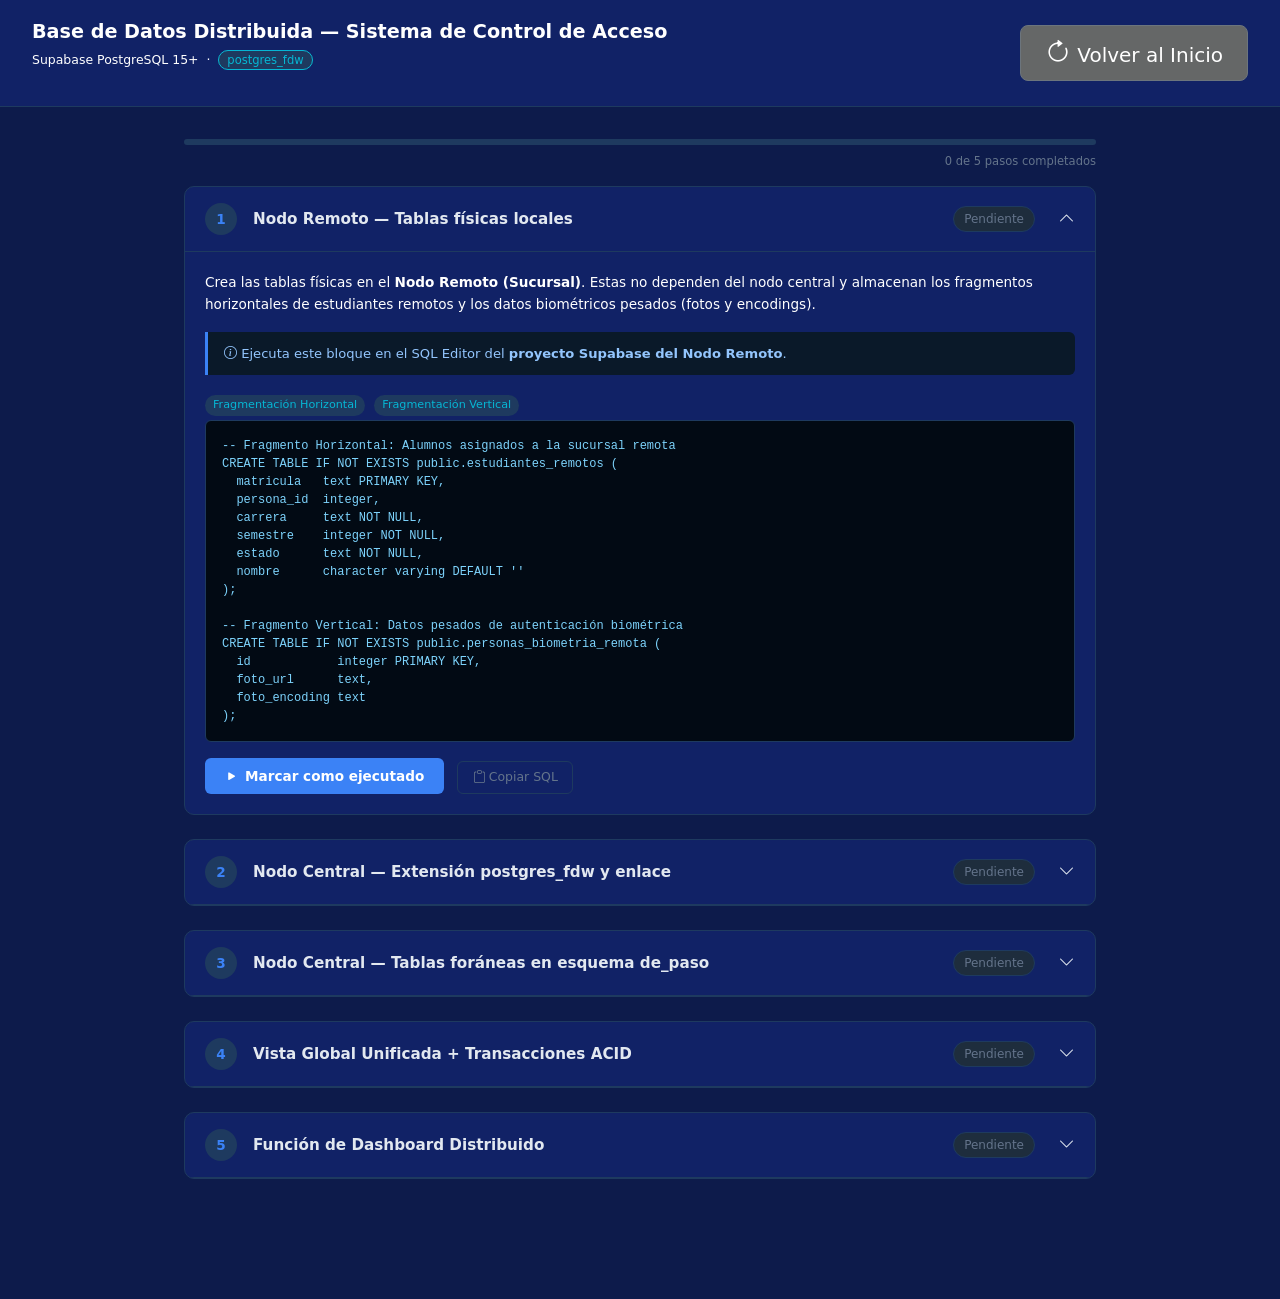
<file: basedatoscon.html>
<!DOCTYPE html>
<html lang="es">
<head>
    <meta charset="UTF-8">
    <title>BD Distribuida</title>
    <link href="https://cdn.jsdelivr.net/npm/bootstrap@5.3.3/dist/css/bootstrap.min.css" rel="stylesheet">
    <link rel="stylesheet" href="https://cdn.jsdelivr.net/npm/bootstrap-icons@1.11.3/font/bootstrap-icons.min.css">
    <style>
        :root {
            --bg: #0d1b4b;
            --panel: #112266;
            --border: #1e3a5f;
            --accent: #3b82f6;
            --accent2: #06b6d4;
            --success: #10b981;
            --warn: #f59e0b;
            --danger: #ef4444;
            --muted: #64748b;
            --text: #e2e8f0;
        }
        * { box-sizing: border-box; margin: 0; padding: 0; }
        body { background: var(--bg); color: var(--text); font-family: 'Segoe UI', system-ui, sans-serif; min-height: 100vh; }

        header { background: var(--panel); border-bottom: 1px solid var(--border); padding: 1.25rem 2rem; display: flex; align-items: center; gap: 1rem; }
        header i { font-size: 1.6rem; color: var(--accent2); }
        header h1 { font-size: 1.2rem; font-weight: 600; color: #fff; }
        header p { font-size: 0.78rem; color: var(--muted); margin-top: 2px; }
        .badge-alumno { background: #1e3a5f; color: var(--accent2); font-size: 0.72rem; padding: 2px 8px; border-radius: 20px; border: 1px solid var(--accent2); }

        main { max-width: 960px; margin: 2rem auto; padding: 0 1.5rem 4rem; }

        .step-card { background: var(--panel); border: 1px solid var(--border); border-radius: 10px; margin-bottom: 1.5rem; overflow: hidden; }
        .step-header { display: flex; align-items: center; gap: 1rem; padding: 1rem 1.25rem; border-bottom: 1px solid var(--border); cursor: pointer; user-select: none; }
        .step-num { width: 32px; height: 32px; border-radius: 50%; background: #1e3a5f; color: var(--accent); font-weight: 700; font-size: 0.85rem; display: flex; align-items: center; justify-content: center; flex-shrink: 0; }
        .step-title { flex: 1; font-weight: 600; font-size: 0.95rem; }
        .step-status { font-size: 0.75rem; padding: 3px 10px; border-radius: 20px; background: #1e2d3d; color: var(--muted); border: 1px solid var(--border); }
        .step-status.ok { background: #052e16; color: var(--success); border-color: var(--success); }
        .step-status.running { background: #1c1a07; color: var(--warn); border-color: var(--warn); }
        .step-status.error { background: #2d0a0a; color: var(--danger); border-color: var(--danger); }

        .step-body { padding: 1.25rem; display: none; }
        .step-body.open { display: block; }

        .step-desc { font-size: 0.85rem; color: var(--muted); margin-bottom: 1rem; line-height: 1.6; }

        pre { background: #020a14; border: 1px solid var(--border); border-radius: 6px; padding: 1rem; font-size: 0.75rem; color: #7dd3fc; overflow-x: auto; margin-bottom: 1rem; white-space: pre-wrap; }

        .btn-run { background: var(--accent); color: #fff; border: none; border-radius: 6px; padding: 0.5rem 1.25rem; font-size: 0.85rem; font-weight: 600; cursor: pointer; display: inline-flex; align-items: center; gap: 6px; transition: background 0.2s; }
        .btn-run:hover { background: #2563eb; }
        .btn-run:disabled { background: #1e3a5f; color: var(--muted); cursor: not-allowed; }

        .btn-copy { background: transparent; color: var(--muted); border: 1px solid var(--border); border-radius: 6px; padding: 0.4rem 0.9rem; font-size: 0.78rem; cursor: pointer; margin-left: 0.5rem; transition: color 0.2s, border-color 0.2s; }
        .btn-copy:hover { color: var(--accent2); border-color: var(--accent2); }

        .log-box { background: #020a14; border: 1px solid var(--border); border-radius: 6px; padding: 0.75rem 1rem; font-size: 0.78rem; font-family: monospace; min-height: 48px; color: #94a3b8; margin-top: 1rem; display: none; }
        .log-box.visible { display: block; }
        .log-ok { color: var(--success); }
        .log-err { color: var(--danger); }
        .log-info { color: var(--accent2); }

        .input-custom { background: #020a14; border: 1px solid var(--border); border-radius: 6px; padding: 0.5rem 0.75rem; color: var(--text); font-size: 0.85rem; width: 100%; margin-bottom: 0.75rem; }
        .input-custom:focus { outline: none; border-color: var(--accent); }
        label { font-size: 0.78rem; color: var(--muted); margin-bottom: 4px; display: block; }

        .info-box { background: #0a1929; border-left: 3px solid var(--accent); border-radius: 0 6px 6px 0; padding: 0.75rem 1rem; font-size: 0.82rem; color: #93c5fd; margin-bottom: 1rem; }
        .warn-box { background: #1a1200; border-left: 3px solid var(--warn); border-radius: 0 6px 6px 0; padding: 0.75rem 1rem; font-size: 0.82rem; color: #fcd34d; margin-bottom: 1rem; }

        .divider { border: none; border-top: 1px solid var(--border); margin: 0.75rem 0; }

        .chip { display: inline-block; background: #1e3a5f; color: var(--accent2); font-size: 0.7rem; padding: 2px 8px; border-radius: 20px; margin-right: 4px; margin-bottom: 4px; }

        .progress-bar-wrap { background: #1e3a5f; border-radius: 20px; height: 6px; margin-top: 1.5rem; margin-bottom: 0.5rem; overflow: hidden; }
        .progress-bar-fill { height: 100%; background: linear-gradient(90deg, var(--accent), var(--accent2)); border-radius: 20px; transition: width 0.4s; }
        .progress-label { font-size: 0.72rem; color: var(--muted); text-align: right; }
    </style>
</head>
<body>

<header class="d-flex justify-content-between align-items-center">

    <div>
        <h1>Base de Datos Distribuida — Sistema de Control de Acceso</h1>
        <p class="text-white"> Supabase PostgreSQL 15+ &nbsp;·&nbsp; <span class="badge-alumno">postgres_fdw</span></p>
    </div>
 <a href="index.html"
       class="btn btn-outline-secondary btn-lg text-white px-4"
       style="background:#656767;">
        <i class="bi bi-arrow-clockwise"style="color:inherit;"></i>  
        Volver al Inicio
    </a>
    </header>

<main>

    <div class="progress-bar-wrap">
        <div class="progress-bar-fill" id="progressBar" style="width:0%"></div>
    </div>
    <p class="progress-label" id="progressLabel">0 de 5 pasos completados</p>

    <!-- PASO 1 -->
    <div class="step-card">
        <div class="step-header" onclick="toggleStep('s1')">
            <div class="step-num">1</div>
            <div class="step-title">Nodo Remoto — Tablas físicas locales</div>
            <span class="step-status" id="status-s1">Pendiente</span>
            <i class="bi bi-chevron-down ms-2" id="icon-s1"></i>
        </div>
        <div class="step-body" id="body-s1">
            <p class="step-desc text-white">
                Crea las tablas físicas en el <strong>Nodo Remoto (Sucursal)</strong>. 
                Estas no dependen del nodo central y almacenan los fragmentos horizontales 
                de estudiantes remotos y los datos biométricos pesados (fotos y encodings).
            </p>
            <div class="info-box"><i class="bi bi-info-circle"></i> Ejecuta este bloque en el SQL Editor del <strong>proyecto Supabase del Nodo Remoto</strong>.</div>
            <span class="chip">Fragmentación Horizontal</span>
            <span class="chip">Fragmentación Vertical</span>
            <pre id="sql-s1">-- Fragmento Horizontal: Alumnos asignados a la sucursal remota
CREATE TABLE IF NOT EXISTS public.estudiantes_remotos (
  matricula   text PRIMARY KEY,
  persona_id  integer,
  carrera     text NOT NULL,
  semestre    integer NOT NULL,
  estado      text NOT NULL,
  nombre      character varying DEFAULT ''
);

-- Fragmento Vertical: Datos pesados de autenticación biométrica
CREATE TABLE IF NOT EXISTS public.personas_biometria_remota (
  id            integer PRIMARY KEY,
  foto_url      text,
  foto_encoding text
);</pre>
            <button class="btn-run" onclick="ejecutarPaso('s1')"><i class="bi bi-play-fill"></i> Marcar como ejecutado</button>
            <button class="btn-copy" onclick="copiarSQL('sql-s1')"><i class="bi bi-clipboard"></i> Copiar SQL</button>
            <div class="log-box" id="log-s1"></div>
        </div>
    </div>

    <!-- PASO 2 -->
    <div class="step-card">
        <div class="step-header" onclick="toggleStep('s2')">
            <div class="step-num">2</div>
            <div class="step-title">Nodo Central — Extensión postgres_fdw y enlace</div>
            <span class="step-status" id="status-s2">Pendiente</span>
            <i class="bi bi-chevron-down ms-2" id="icon-s2"></i>
        </div>
        <div class="step-body" id="body-s2">
            <p class="step-desc">
                Instala la extensión <code>postgres_fdw</code> en el Nodo Central, 
                configura el servidor foráneo apuntando al Nodo Remoto vía el 
                Connection Pooler (puerto 6543) y mapea las credenciales de acceso.
            </p>
            <div class="warn-box"><i class="bi bi-exclamation-triangle"></i> Reemplaza el host y la contraseña con los valores reales de tu Nodo Remoto antes de ejecutar.</div>
            <span class="chip">Conexión Multi-Nodo</span>
            <span class="chip">Connection Pooler :6543</span>

            <label>Host del Nodo Remoto</label>
            <input class="input-custom" id="input-host" placeholder="db.XXXXXXXXXXXX.supabase.co" oninput="actualizarSQL()">

            <label>Contraseña del Nodo Remoto</label>
            <input class="input-custom" id="input-pass" type="password" placeholder="ContraNodo2026!" oninput="actualizarSQL()">

            <pre id="sql-s2">-- 1. Habilitar extensión FDW
CREATE EXTENSION IF NOT EXISTS postgres_fdw;

-- 2. Registrar servidor foráneo (Nodo Remoto)
DROP SERVER IF EXISTS servidor_sucursal CASCADE;
CREATE SERVER servidor_sucursal
  FOREIGN DATA WRAPPER postgres_fdw
  OPTIONS (host 'db.XXXXXXXXXXXX.supabase.co', dbname 'postgres', port '6543');

-- 3. Mapeo de credenciales
CREATE USER MAPPING FOR postgres
  SERVER servidor_sucursal
  OPTIONS (user 'postgres', password 'TU_CONTRASEÑA');</pre>
            <button class="btn-run" onclick="ejecutarPaso('s2')"><i class="bi bi-play-fill"></i> Marcar como ejecutado</button>
            <button class="btn-copy" onclick="copiarSQL('sql-s2')"><i class="bi bi-clipboard"></i> Copiar SQL</button>
            <div class="log-box" id="log-s2"></div>
        </div>
    </div>

    <!-- PASO 3 -->
    <div class="step-card">
        <div class="step-header" onclick="toggleStep('s3')">
            <div class="step-num">3</div>
            <div class="step-title">Nodo Central — Tablas foráneas en esquema de_paso</div>
            <span class="step-status" id="status-s3">Pendiente</span>
            <i class="bi bi-chevron-down ms-2" id="icon-s3"></i>
        </div>
        <div class="step-body" id="body-s3">
            <p class="step-desc">
                Crea el esquema <code>de_paso</code> para encapsular las tablas foráneas y evitar colisiones 
                de caché en la interfaz web. Luego enlaza las tablas físicas del Nodo Remoto.
            </p>
            <span class="chip">Transparencia de Localización</span>
            <pre id="sql-s3">-- Esquema dedicado para tablas foráneas
CREATE SCHEMA IF NOT EXISTS de_paso;

-- Enlace a tabla de estudiantes remotos
CREATE FOREIGN TABLE IF NOT EXISTS de_paso.estudiantes_remotos_link (
  matricula   text,
  persona_id  integer,
  carrera     text,
  semestre    integer,
  estado      text,
  nombre      character varying
) SERVER servidor_sucursal
  OPTIONS (schema_name 'public', table_name 'estudiantes_remotos');

-- Enlace a tabla de biometría remota
CREATE FOREIGN TABLE IF NOT EXISTS de_paso.personas_biometria_link (
  id            integer,
  foto_url      text,
  foto_encoding text
) SERVER servidor_sucursal
  OPTIONS (schema_name 'public', table_name 'personas_biometria_remota');</pre>
            <button class="btn-run" onclick="ejecutarPaso('s3')"><i class="bi bi-play-fill"></i> Marcar como ejecutado</button>
            <button class="btn-copy" onclick="copiarSQL('sql-s3')"><i class="bi bi-clipboard"></i> Copiar SQL</button>
            <div class="log-box" id="log-s3"></div>
        </div>
    </div>

    <!-- PASO 4 -->
    <div class="step-card">
        <div class="step-header" onclick="toggleStep('s4')">
            <div class="step-num">4</div>
            <div class="step-title">Vista Global Unificada + Transacciones ACID</div>
            <span class="step-status" id="status-s4">Pendiente</span>
            <i class="bi bi-chevron-down ms-2" id="icon-s4"></i>
        </div>
        <div class="step-body" id="body-s4">
            <p class="step-desc">
                Crea la vista <code>vista_global_estudiantes</code> que unifica datos locales y remotos 
                mediante UNION ALL. Luego implementa las tres funciones transaccionales PL/pgSQL 
                con propiedades ACID y ROLLBACK automático ante fallos.
            </p>
            <span class="chip">ACID</span><span class="chip">PL/pgSQL</span><span class="chip">UNION ALL</span><span class="chip">ROLLBACK</span>
            <pre id="sql-s4">-- Vista Global Unificada (abstrae el origen físico del dato)
CREATE OR REPLACE VIEW public.vista_global_estudiantes AS
SELECT matricula, persona_id, carrera, semestre, estado, nombre,
       'Local (Nodo Central)'::text AS origen_datos
FROM public.estudiantes WHERE estado = 'Activo'
UNION ALL
SELECT matricula, persona_id, carrera, semestre, estado, nombre,
       'Remoto (Nodo Sucursal)'::text AS origen_datos
FROM de_paso.estudiantes_remotos_link;

-- Transacción 1: Escritura fragmentada vertical
CREATE OR REPLACE FUNCTION registrar_persona_distribuida(
  p_nombre text, p_apellido text, p_rol_id integer,
  p_foto_url text, p_foto_encoding text
) RETURNS integer LANGUAGE plpgsql AS $$
DECLARE nuevo_id integer;
BEGIN
  INSERT INTO public.personas (nombre, apellido, rol_id, activo)
  VALUES (p_nombre, p_apellido, p_rol_id, true)
  RETURNING id INTO nuevo_id;

  INSERT INTO de_paso.personas_biometria_link (id, foto_url, foto_encoding)
  VALUES (nuevo_id, p_foto_url, p_foto_encoding);

  RETURN nuevo_id;
END; $$;

-- Transacción 2: Logs de accesos + presencia en tiempo real
CREATE OR REPLACE FUNCTION registrar_acceso_y_presencia(
  p_persona_id integer, p_matricula text,
  p_carrera text, p_tipo text, p_camara text
) RETURNS void LANGUAGE plpgsql AS $$
BEGIN
  INSERT INTO public.entradas_salidas (persona_id, matricula, carrera, tipo, camara)
  VALUES (p_persona_id, p_matricula, p_carrera, p_tipo, p_camara);

  INSERT INTO public.presencia_actual (persona_id, dentro, ultima_actualizacion)
  VALUES (p_persona_id, (p_tipo = 'Entrada'), now())
  ON CONFLICT (persona_id)
  DO UPDATE SET dentro = (p_tipo = 'Entrada'), ultima_actualizacion = now();
END; $$;

-- Transacción 3: Control de emergencias con cascada
CREATE OR REPLACE FUNCTION activar_bloqueo_emergencia(
  p_codigo_id uuid, p_tipo text
) RETURNS void LANGUAGE plpgsql AS $$
BEGIN
  INSERT INTO public.emergencias_activas (codigo_id, tipo, activo)
  VALUES (p_codigo_id, p_tipo, true);

  UPDATE public.modo_acceso
  SET modo = 'bloqueo_total', actualizado_en = now()
  WHERE id = 1;
END; $$;</pre>
            <button class="btn-run" onclick="ejecutarPaso('s4')"><i class="bi bi-play-fill"></i> Marcar como ejecutado</button>
            <button class="btn-copy" onclick="copiarSQL('sql-s4')"><i class="bi bi-clipboard"></i> Copiar SQL</button>
            <div class="log-box" id="log-s4"></div>
        </div>
    </div>

    <!-- PASO 5 -->
    <div class="step-card">
        <div class="step-header" onclick="toggleStep('s5')">
            <div class="step-num">5</div>
            <div class="step-title">Función de Dashboard Distribuido</div>
            <span class="step-status" id="status-s5">Pendiente</span>
            <i class="bi bi-chevron-down ms-2" id="icon-s5"></i>
        </div>
        <div class="step-body" id="body-s5">
            <p class="step-desc">
                Crea la función <code>obtener_dashboard_distribuido()</code> optimizada con índices 
                en llaves primarias. Provee datos combinados de ambos nodos para el panel de control 
                del frontend mediante una sola llamada RPC.
            </p>
            <span class="chip">Optimización servidor</span><span class="chip">RPC</span>
            <pre id="sql-s5">CREATE OR REPLACE FUNCTION obtener_dashboard_distribuido()
RETURNS TABLE (
  matricula  text,
  nombre     character varying,
  carrera    text,
  estado     text,
  nodo       text
) LANGUAGE plpgsql AS $$
BEGIN
  RETURN QUERY
  SELECT v.matricula, v.nombre, v.carrera, v.estado, v.origen_datos
  FROM public.vista_global_estudiantes v
  ORDER BY v.carrera, v.matricula;
END; $$;</pre>
            <button class="btn-run" onclick="ejecutarPaso('s5')"><i class="bi bi-play-fill"></i> Marcar como ejecutado</button>
            <button class="btn-copy" onclick="copiarSQL('sql-s5')"><i class="bi bi-clipboard"></i> Copiar SQL</button>
            <div class="log-box" id="log-s5"></div>
        </div>
    </div>

</main>

<script src="https://cdn.jsdelivr.net/npm/bootstrap@5.3.3/dist/js/bootstrap.bundle.min.js"></script>
<script src="https://cdn.jsdelivr.net/npm/bootstrap@5.3.3/dist/js/bootstrap.bundle.min.js"></script>
<script src="js/basadatosconsul.js"></script>
</body>
</html>
</file>
